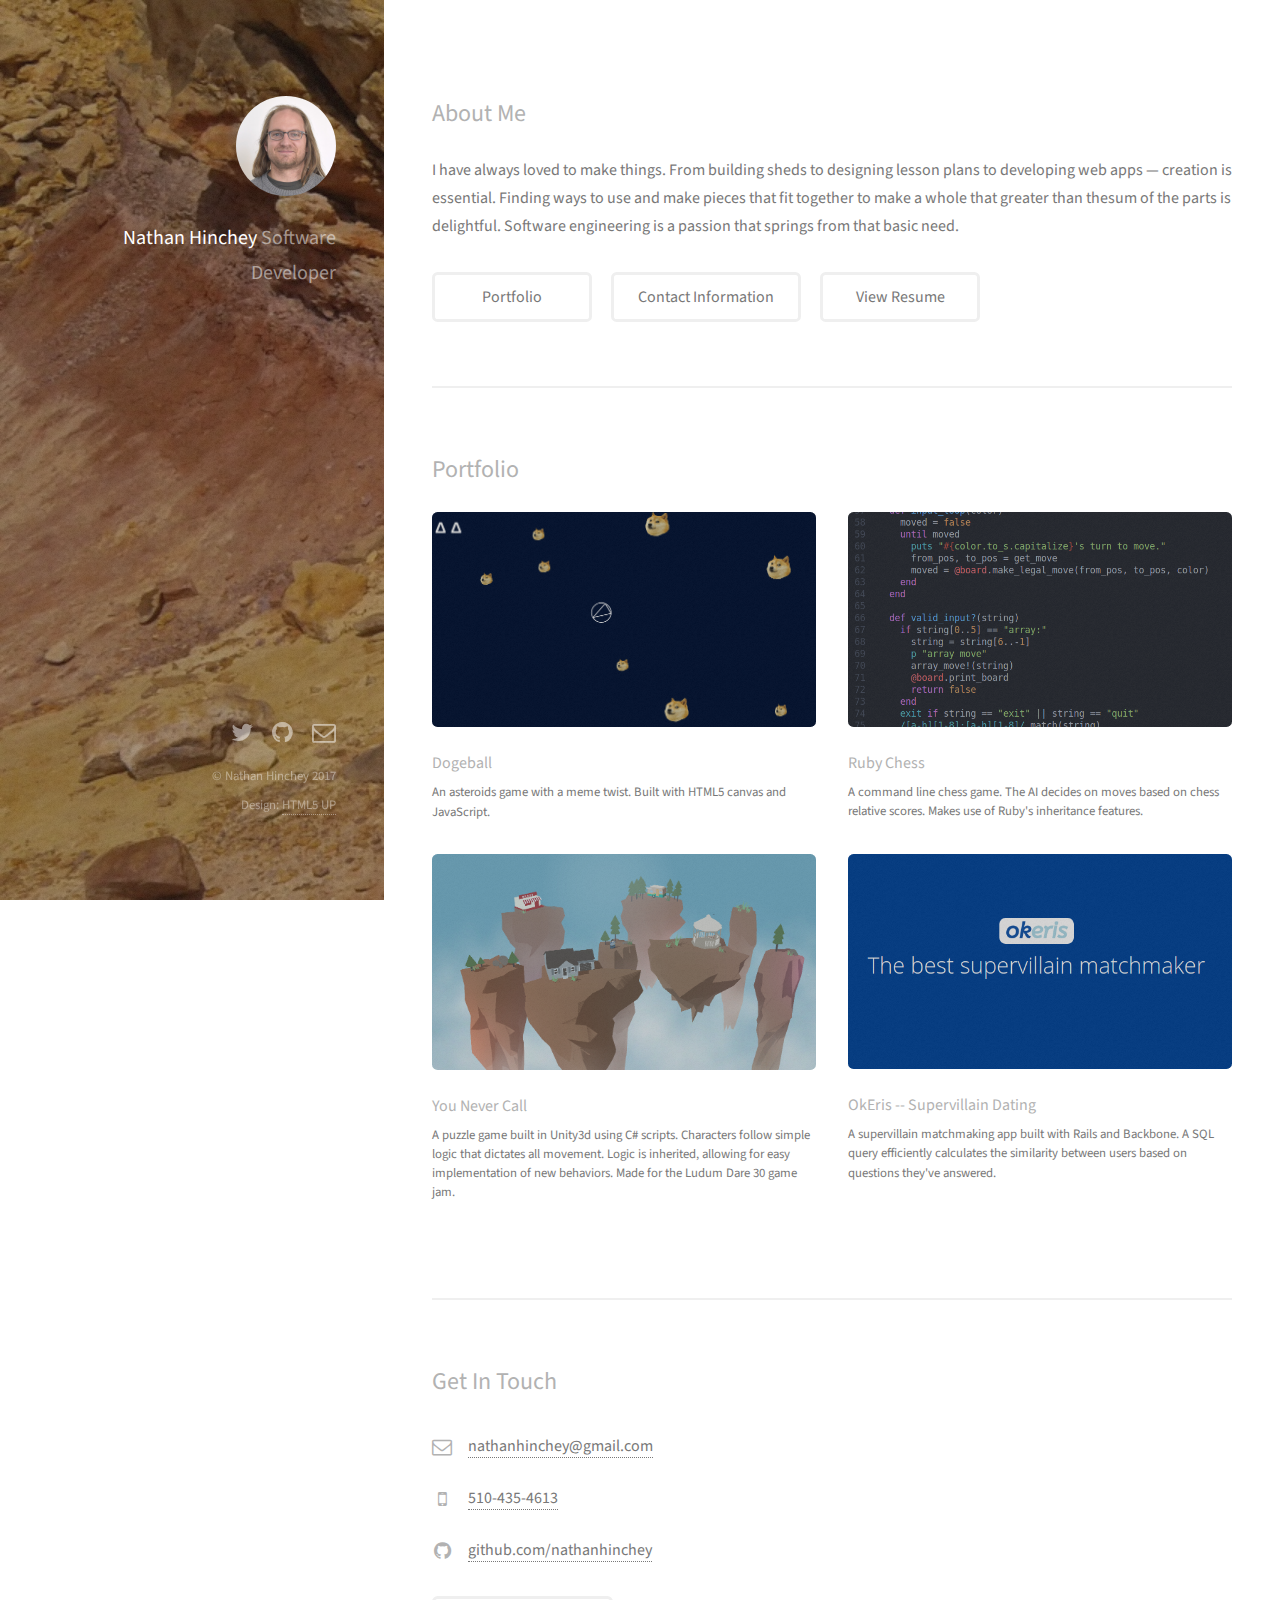
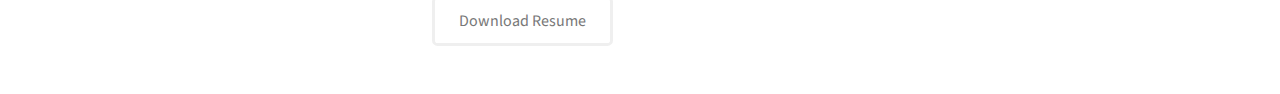
<file: index.html>
<!DOCTYPE HTML>
<!--
  Strata by HTML5 UP
  html5up.net | @n33co
  Free for personal and commercial use under the CCA 3.0 license (html5up.net/license)
-->
<html>
  <head>
    <title>Nathan Hinchey - Web Developer</title>
    <meta charset="utf-8" />
    <meta name="viewport" content="width=device-width, initial-scale=1" />
    <!--[if lte IE 8]><script src="assets/js/ie/html5shiv.js"></script><![endif]-->
    <link rel="stylesheet" href="assets/css/main.css" />
    <!--[if lte IE 8]><link rel="stylesheet" href="assets/css/ie8.css" /><![endif]-->
  </head>
  <body id="top">

    <!-- Header -->
      <header id="header">
        <a href="#" class="image avatar"><img src="images/avatar.jpg" alt="" /></a>
        <h1><strong>Nathan Hinchey</strong> <br />Software Developer</h1>
      </header>

    <!-- Main -->
      <div id="main">

        <!-- One -->
          <section id="about">
            <!--<header class="major">
            <h2>“Write it. Shoot it. Publish it. Crochet it, sauté it, whatever. MAKE.” ― Joss Whedon</h2>
            </header>-->
            <h2>About Me</h2>
            <p>
              I have always loved to make things. From building sheds to designing lesson plans to developing web apps &mdash; creation is essential. Finding ways to use and make pieces that fit together to make a whole that greater than thesum of the parts is delightful. Software engineering is a passion that springs from that basic need.
            </p>
            <ul class="actions">
              <li><a href="#portfolio" class="button">Portfolio</a></li>
              <li><a href="#contact" class="button">Contact Information</a></li>
              <li><a href="Resume.pdf" class="button"> View Resume</a></li>
            </ul>
          </section>

        <!-- Two -->
          <section id="portfolio">
            <h2>Portfolio</h2>
            <div class="row">

              <article class="6u 12u$(xsmall) work-item">
                  <figure class="image fit thumb">
                    <a href="http://www.dogeball.space" class="live" target="_blank"></a>
                    <a href="https://github.com/nathanhinchey/dogeball" class="github" target="_blank"></a>
                    <img src="images/thumbs/dogeball.png" alt="" />
                  </figure>
                <h3>Dogeball</h3>
                <p>An asteroids game with a meme twist. Built with HTML5 canvas and JavaScript.</p>
              </article>

              <article class="6u$ 12u$(xsmall) work-item">
                <figure class="image fit thumb">
                  <a href="https://github.com/nathanhinchey/chess" class="ghonly" target="_blank"></a>
                  <img src="images/thumbs/chess.png" alt="" />
                </figure>
                <h3>Ruby Chess</h3>
                <p>A command line chess game. The AI decides on moves based on chess relative scores. Makes use of Ruby's inheritance features.</p>
              </article>

              <article class="6u 12u$(xsmall) work-item">
                <figure class="image fit thumb">
                  <a href="https://github.com/selassid/younevercall" class="github" target="_blank"></a>
                  <a href="http://ludumdare.com/compo/ludum-dare-30/?action=preview&uid=35406" class="live" target="_blank"></a>
                  <img src="images/thumbs/younevercall.png" alt="" />
                </figure>
                <h3>You Never Call</h3>
                <p>A puzzle game built in Unity3d using C# scripts. Characters follow simple logic that dictates all movement. Logic is inherited, allowing for easy implementation of new behaviors. Made for the Ludum Dare 30 game jam.</p>
              </article>

              <article class="6u 12u$(xsmall) work-item">
                <figure class="image fit thumb">
                  <a href="https://github.com/nathanhinchey/okeris" class="github" target="_blank"></a>
                  <a href="http://www.okeris.com" class="live" target="_blank"></a>
                  <img src="images/thumbs/okeris.png" alt="" />
                </figure>
                <h3>OkEris -- Supervillain Dating</h3>
                <p>A supervillain matchmaking app built with Rails and Backbone. A SQL query efficiently calculates the similarity between users based on questions they've answered.
            </p></p>
              </article>

            </div>
            <!-- <ul class="actions">
              <li><a href="#" class="button">Full Portfolio</a></li>
            </ul> -->
          </section>

        <!-- Three -->
          <section id="contact">
            <h2>Get In Touch</h2>
            <p></p>
            <div class="row">
              <!-- <div class="8u 12u$(small)">
                <form method="post" action="#">
                  <div class="row uniform 50%">
                    <div class="6u 12u$(xsmall)"><input type="text" name="name" id="name" placeholder="Name" /></div>
                    <div class="6u$ 12u$(xsmall)"><input type="email" name="email" id="email" placeholder="Email" /></div>
                    <div class="12u$"><textarea name="message" id="message" placeholder="Message" rows="4"></textarea></div>
                  </div>
                </form>
                <ul class="actions">
                  <li><input type="submit" value="Send Message" /></li>
                </ul>
              </div> -->
              <div class="4u$ 12u$(small)">
                <ul class="labeled-icons">
                  <li>
                    <h3 class="icon fa-envelope-o"><span class="label">Email</span></h3>
                    <a href="mailto:nathanhinchey@gmail.com">nathanhinchey@gmail.com</a>
                  </li>
                  <li>
                    <h3 class="icon fa-mobile"><span class="label">Phone</span></h3>
                    <a href="tel:5104354613">510-435-4613</a>
                  </li>
                  <li>
                    <h3 class="icon fa-github"><span class="label">Github</span></h3><a href="https://github.com/nathanhinchey">github.com/nathanhinchey</a>
                  </li>
                </ul>
                <a href="Resume.pdf" download="Nathan-Hinchey-resume.pdf" class="button">Download Resume</a>
              </div>
            </div>
          </section>

      </div>

    <!-- Footer -->
      <footer id="footer">
        <ul class="icons">
          <li><a href="#" class="icon fa-twitter"><span class="label">Twitter</span></a></li>
          <li><a href="#" class="icon fa-github"><span class="label">Github</span></a></li>
          <li><a href="https://github.com/nathanhinchey" class="icon fa-envelope-o"><span class="label">Email</span></a></li>
        </ul>
        <ul class="copyright">
          <li>&copy; Nathan Hinchey 2017</li><li>Design: <a href="http://html5up.net">HTML5 UP</a></li>
        </ul>
      </footer>

    <!-- Scripts -->
      <script src="assets/js/jquery.min.js"></script>
      <script src="assets/js/jquery.poptrox.min.js"></script>
      <script src="assets/js/skel.min.js"></script>
      <script src="assets/js/util.js"></script>
      <!--[if lte IE 8]><script src="assets/js/ie/respond.min.js"></script><![endif]-->
      <script src="assets/js/main.js"></script>

  </body>
</html>
</file>
<file: assets/css/main.css>
@import url("font-awesome.min.css");
@import url("http://fonts.googleapis.com/css?family=Source+Sans+Pro:400,400italic");

/*
	Strata by HTML5 UP
	html5up.net | @n33co
	Free for personal and commercial use under the CCA 3.0 license (html5up.net/license)
*/

/* Reset */

	html, body, div, span, applet, object, iframe, h1, h2, h3, h4, h5, h6, p, blockquote, pre, a, abbr, acronym, address, big, cite, code, del, dfn, em, img, ins, kbd, q, s, samp, small, strike, strong, sub, sup, tt, var, b, u, i, center, dl, dt, dd, ol, ul, li, fieldset, form, label, legend, table, caption, tbody, tfoot, thead, tr, th, td, article, aside, canvas, details, embed, figure, figcaption, footer, header, hgroup, menu, nav, output, ruby, section, summary, time, mark, audio, video {
		margin: 0;
		padding: 0;
		border: 0;
		font-size: 100%;
		font: inherit;
		vertical-align: baseline;
	}

	article, aside, details, figcaption, figure, footer, header, hgroup, menu, nav, section {
		display: block;
	}

	body {
		line-height: 1;
	}

	ol, ul {
		list-style: none;
	}

	blockquote, q {
		quotes: none;
	}

	blockquote:before, blockquote:after, q:before, q:after {
		content: '';
		content: none;
	}

	table {
		border-collapse: collapse;
		border-spacing: 0;
	}

	body {
		-webkit-text-size-adjust: none;
	}

/* Box Model */

	*, *:before, *:after {
		-moz-box-sizing: border-box;
		-webkit-box-sizing: border-box;
		box-sizing: border-box;
	}

/* Containers */

	.container {
		margin-left: auto;
		margin-right: auto;
	}

	.container.\31 25\25 {
		width: 100%;
		max-width: 1200px;
		min-width: 960px;
	}

	.container.\37 5\25 {
		width: 720px;
	}

	.container.\35 0\25 {
		width: 480px;
	}

	.container.\32 5\25 {
		width: 240px;
	}

	.container {
		width: 960px;
	}

	@media screen and (max-width: 1800px) {

		.container.\31 25\25 {
			width: 100%;
			max-width: 1200px;
			min-width: 960px;
		}

		.container.\37 5\25 {
			width: 720px;
		}

		.container.\35 0\25 {
			width: 480px;
		}

		.container.\32 5\25 {
			width: 240px;
		}

		.container {
			width: 960px;
		}

	}

	@media screen and (max-width: 1280px) {

		.container.\31 25\25 {
			width: 100%;
			max-width: 1200px;
			min-width: 960px;
		}

		.container.\37 5\25 {
			width: 720px;
		}

		.container.\35 0\25 {
			width: 480px;
		}

		.container.\32 5\25 {
			width: 240px;
		}

		.container {
			width: 960px;
		}

	}

	@media screen and (max-width: 980px) {

		.container.\31 25\25 {
			width: 100%;
			max-width: 1200px;
			min-width: 960px;
		}

		.container.\37 5\25 {
			width: 720px;
		}

		.container.\35 0\25 {
			width: 480px;
		}

		.container.\32 5\25 {
			width: 240px;
		}

		.container {
			width: 960px;
		}

	}

	@media screen and (max-width: 736px) {

		.container.\31 25\25 {
			width: 100%;
			max-width: 1200px;
			min-width: 960px;
		}

		.container.\37 5\25 {
			width: 720px;
		}

		.container.\35 0\25 {
			width: 480px;
		}

		.container.\32 5\25 {
			width: 240px;
		}

		.container {
			width: 960px;
		}

	}

	@media screen and (max-width: 480px) {

		.container.\31 25\25 {
			width: 100%;
			max-width: 1200px;
			min-width: 960px;
		}

		.container.\37 5\25 {
			width: 720px;
		}

		.container.\35 0\25 {
			width: 480px;
		}

		.container.\32 5\25 {
			width: 240px;
		}

		.container {
			width: 960px;
		}

	}

/* Grid */

	.row {
		border-bottom: solid 1px transparent;
		-moz-box-sizing: border-box;
		-webkit-box-sizing: border-box;
		box-sizing: border-box;
	}

	.row > * {
		float: left;
		-moz-box-sizing: border-box;
		-webkit-box-sizing: border-box;
		box-sizing: border-box;
	}

	.row:after, .row:before {
		content: '';
		display: block;
		clear: both;
		height: 0;
	}

	.row.uniform > * > :first-child {
		margin-top: 0;
	}

	.row.uniform > * > :last-child {
		margin-bottom: 0;
	}

	.row.\30 \25 > * {
		padding: 0 0 0 0em;
	}

	.row.\30 \25 {
		margin: 0 0 -1px 0em;
	}

	.row.uniform.\30 \25 > * {
		padding: 0em 0 0 0em;
	}

	.row.uniform.\30 \25 {
		margin: 0em 0 -1px 0em;
	}

	.row > * {
		padding: 0 0 0 2.5em;
	}

	.row {
		margin: 0 0 -1px -2.5em;
	}

	.row.uniform > * {
		padding: 2.5em 0 0 2.5em;
	}

	.row.uniform {
		margin: -2.5em 0 -1px -2.5em;
	}

	.row.\32 00\25 > * {
		padding: 0 0 0 5em;
	}

	.row.\32 00\25 {
		margin: 0 0 -1px -5em;
	}

	.row.uniform.\32 00\25 > * {
		padding: 5em 0 0 5em;
	}

	.row.uniform.\32 00\25 {
		margin: -5em 0 -1px -5em;
	}

	.row.\31 50\25 > * {
		padding: 0 0 0 3.75em;
	}

	.row.\31 50\25 {
		margin: 0 0 -1px -3.75em;
	}

	.row.uniform.\31 50\25 > * {
		padding: 3.75em 0 0 3.75em;
	}

	.row.uniform.\31 50\25 {
		margin: -3.75em 0 -1px -3.75em;
	}

	.row.\35 0\25 > * {
		padding: 0 0 0 1.25em;
	}

	.row.\35 0\25 {
		margin: 0 0 -1px -1.25em;
	}

	.row.uniform.\35 0\25 > * {
		padding: 1.25em 0 0 1.25em;
	}

	.row.uniform.\35 0\25 {
		margin: -1.25em 0 -1px -1.25em;
	}

	.row.\32 5\25 > * {
		padding: 0 0 0 0.625em;
	}

	.row.\32 5\25 {
		margin: 0 0 -1px -0.625em;
	}

	.row.uniform.\32 5\25 > * {
		padding: 0.625em 0 0 0.625em;
	}

	.row.uniform.\32 5\25 {
		margin: -0.625em 0 -1px -0.625em;
	}

	.\31 2u, .\31 2u\24 {
		width: 100%;
		clear: none;
		margin-left: 0;
	}

	.\31 1u, .\31 1u\24 {
		width: 91.6666666667%;
		clear: none;
		margin-left: 0;
	}

	.\31 0u, .\31 0u\24 {
		width: 83.3333333333%;
		clear: none;
		margin-left: 0;
	}

	.\39 u, .\39 u\24 {
		width: 75%;
		clear: none;
		margin-left: 0;
	}

	.\38 u, .\38 u\24 {
		width: 66.6666666667%;
		clear: none;
		margin-left: 0;
	}

	.\37 u, .\37 u\24 {
		width: 58.3333333333%;
		clear: none;
		margin-left: 0;
	}

	.\36 u, .\36 u\24 {
		width: 50%;
		clear: none;
		margin-left: 0;
	}

	.\35 u, .\35 u\24 {
		width: 41.6666666667%;
		clear: none;
		margin-left: 0;
	}

	.\34 u, .\34 u\24 {
		width: 33.3333333333%;
		clear: none;
		margin-left: 0;
	}

	.\33 u, .\33 u\24 {
		width: 25%;
		clear: none;
		margin-left: 0;
	}

	.\32 u, .\32 u\24 {
		width: 16.6666666667%;
		clear: none;
		margin-left: 0;
	}

	.\31 u, .\31 u\24 {
		width: 8.3333333333%;
		clear: none;
		margin-left: 0;
	}

	.\31 2u\24 + *,
	.\31 1u\24 + *,
	.\31 0u\24 + *,
	.\39 u\24 + *,
	.\38 u\24 + *,
	.\37 u\24 + *,
	.\36 u\24 + *,
	.\35 u\24 + *,
	.\34 u\24 + *,
	.\33 u\24 + *,
	.\32 u\24 + *,
	.\31 u\24 + * {
		clear: left;
	}

	.\-11u {
		margin-left: 91.66667%;
	}

	.\-10u {
		margin-left: 83.33333%;
	}

	.\-9u {
		margin-left: 75%;
	}

	.\-8u {
		margin-left: 66.66667%;
	}

	.\-7u {
		margin-left: 58.33333%;
	}

	.\-6u {
		margin-left: 50%;
	}

	.\-5u {
		margin-left: 41.66667%;
	}

	.\-4u {
		margin-left: 33.33333%;
	}

	.\-3u {
		margin-left: 25%;
	}

	.\-2u {
		margin-left: 16.66667%;
	}

	.\-1u {
		margin-left: 8.33333%;
	}

	@media screen and (max-width: 1800px) {

		.row > * {
			padding: 0 0 0 2.5em;
		}

		.row {
			margin: 0 0 -1px -2.5em;
		}

		.row.uniform > * {
			padding: 2.5em 0 0 2.5em;
		}

		.row.uniform {
			margin: -2.5em 0 -1px -2.5em;
		}

		.row.\32 00\25 > * {
			padding: 0 0 0 5em;
		}

		.row.\32 00\25 {
			margin: 0 0 -1px -5em;
		}

		.row.uniform.\32 00\25 > * {
			padding: 5em 0 0 5em;
		}

		.row.uniform.\32 00\25 {
			margin: -5em 0 -1px -5em;
		}

		.row.\31 50\25 > * {
			padding: 0 0 0 3.75em;
		}

		.row.\31 50\25 {
			margin: 0 0 -1px -3.75em;
		}

		.row.uniform.\31 50\25 > * {
			padding: 3.75em 0 0 3.75em;
		}

		.row.uniform.\31 50\25 {
			margin: -3.75em 0 -1px -3.75em;
		}

		.row.\35 0\25 > * {
			padding: 0 0 0 1.25em;
		}

		.row.\35 0\25 {
			margin: 0 0 -1px -1.25em;
		}

		.row.uniform.\35 0\25 > * {
			padding: 1.25em 0 0 1.25em;
		}

		.row.uniform.\35 0\25 {
			margin: -1.25em 0 -1px -1.25em;
		}

		.row.\32 5\25 > * {
			padding: 0 0 0 0.625em;
		}

		.row.\32 5\25 {
			margin: 0 0 -1px -0.625em;
		}

		.row.uniform.\32 5\25 > * {
			padding: 0.625em 0 0 0.625em;
		}

		.row.uniform.\32 5\25 {
			margin: -0.625em 0 -1px -0.625em;
		}

		.\31 2u\28xlarge\29, .\31 2u\24\28xlarge\29 {
			width: 100%;
			clear: none;
			margin-left: 0;
		}

		.\31 1u\28xlarge\29, .\31 1u\24\28xlarge\29 {
			width: 91.6666666667%;
			clear: none;
			margin-left: 0;
		}

		.\31 0u\28xlarge\29, .\31 0u\24\28xlarge\29 {
			width: 83.3333333333%;
			clear: none;
			margin-left: 0;
		}

		.\39 u\28xlarge\29, .\39 u\24\28xlarge\29 {
			width: 75%;
			clear: none;
			margin-left: 0;
		}

		.\38 u\28xlarge\29, .\38 u\24\28xlarge\29 {
			width: 66.6666666667%;
			clear: none;
			margin-left: 0;
		}

		.\37 u\28xlarge\29, .\37 u\24\28xlarge\29 {
			width: 58.3333333333%;
			clear: none;
			margin-left: 0;
		}

		.\36 u\28xlarge\29, .\36 u\24\28xlarge\29 {
			width: 50%;
			clear: none;
			margin-left: 0;
		}

		.\35 u\28xlarge\29, .\35 u\24\28xlarge\29 {
			width: 41.6666666667%;
			clear: none;
			margin-left: 0;
		}

		.\34 u\28xlarge\29, .\34 u\24\28xlarge\29 {
			width: 33.3333333333%;
			clear: none;
			margin-left: 0;
		}

		.\33 u\28xlarge\29, .\33 u\24\28xlarge\29 {
			width: 25%;
			clear: none;
			margin-left: 0;
		}

		.\32 u\28xlarge\29, .\32 u\24\28xlarge\29 {
			width: 16.6666666667%;
			clear: none;
			margin-left: 0;
		}

		.\31 u\28xlarge\29, .\31 u\24\28xlarge\29 {
			width: 8.3333333333%;
			clear: none;
			margin-left: 0;
		}

		.\31 2u\24\28xlarge\29 + *,
		.\31 1u\24\28xlarge\29 + *,
		.\31 0u\24\28xlarge\29 + *,
		.\39 u\24\28xlarge\29 + *,
		.\38 u\24\28xlarge\29 + *,
		.\37 u\24\28xlarge\29 + *,
		.\36 u\24\28xlarge\29 + *,
		.\35 u\24\28xlarge\29 + *,
		.\34 u\24\28xlarge\29 + *,
		.\33 u\24\28xlarge\29 + *,
		.\32 u\24\28xlarge\29 + *,
		.\31 u\24\28xlarge\29 + * {
			clear: left;
		}

		.\-11u\28xlarge\29 {
			margin-left: 91.66667%;
		}

		.\-10u\28xlarge\29 {
			margin-left: 83.33333%;
		}

		.\-9u\28xlarge\29 {
			margin-left: 75%;
		}

		.\-8u\28xlarge\29 {
			margin-left: 66.66667%;
		}

		.\-7u\28xlarge\29 {
			margin-left: 58.33333%;
		}

		.\-6u\28xlarge\29 {
			margin-left: 50%;
		}

		.\-5u\28xlarge\29 {
			margin-left: 41.66667%;
		}

		.\-4u\28xlarge\29 {
			margin-left: 33.33333%;
		}

		.\-3u\28xlarge\29 {
			margin-left: 25%;
		}

		.\-2u\28xlarge\29 {
			margin-left: 16.66667%;
		}

		.\-1u\28xlarge\29 {
			margin-left: 8.33333%;
		}

	}

	@media screen and (max-width: 1280px) {

		.row > * {
			padding: 0 0 0 2em;
		}

		.row {
			margin: 0 0 -1px -2em;
		}

		.row.uniform > * {
			padding: 2em 0 0 2em;
		}

		.row.uniform {
			margin: -2em 0 -1px -2em;
		}

		.row.\32 00\25 > * {
			padding: 0 0 0 4em;
		}

		.row.\32 00\25 {
			margin: 0 0 -1px -4em;
		}

		.row.uniform.\32 00\25 > * {
			padding: 4em 0 0 4em;
		}

		.row.uniform.\32 00\25 {
			margin: -4em 0 -1px -4em;
		}

		.row.\31 50\25 > * {
			padding: 0 0 0 3em;
		}

		.row.\31 50\25 {
			margin: 0 0 -1px -3em;
		}

		.row.uniform.\31 50\25 > * {
			padding: 3em 0 0 3em;
		}

		.row.uniform.\31 50\25 {
			margin: -3em 0 -1px -3em;
		}

		.row.\35 0\25 > * {
			padding: 0 0 0 1em;
		}

		.row.\35 0\25 {
			margin: 0 0 -1px -1em;
		}

		.row.uniform.\35 0\25 > * {
			padding: 1em 0 0 1em;
		}

		.row.uniform.\35 0\25 {
			margin: -1em 0 -1px -1em;
		}

		.row.\32 5\25 > * {
			padding: 0 0 0 0.5em;
		}

		.row.\32 5\25 {
			margin: 0 0 -1px -0.5em;
		}

		.row.uniform.\32 5\25 > * {
			padding: 0.5em 0 0 0.5em;
		}

		.row.uniform.\32 5\25 {
			margin: -0.5em 0 -1px -0.5em;
		}

		.\31 2u\28large\29, .\31 2u\24\28large\29 {
			width: 100%;
			clear: none;
			margin-left: 0;
		}

		.\31 1u\28large\29, .\31 1u\24\28large\29 {
			width: 91.6666666667%;
			clear: none;
			margin-left: 0;
		}

		.\31 0u\28large\29, .\31 0u\24\28large\29 {
			width: 83.3333333333%;
			clear: none;
			margin-left: 0;
		}

		.\39 u\28large\29, .\39 u\24\28large\29 {
			width: 75%;
			clear: none;
			margin-left: 0;
		}

		.\38 u\28large\29, .\38 u\24\28large\29 {
			width: 66.6666666667%;
			clear: none;
			margin-left: 0;
		}

		.\37 u\28large\29, .\37 u\24\28large\29 {
			width: 58.3333333333%;
			clear: none;
			margin-left: 0;
		}

		.\36 u\28large\29, .\36 u\24\28large\29 {
			width: 50%;
			clear: none;
			margin-left: 0;
		}

		.\35 u\28large\29, .\35 u\24\28large\29 {
			width: 41.6666666667%;
			clear: none;
			margin-left: 0;
		}

		.\34 u\28large\29, .\34 u\24\28large\29 {
			width: 33.3333333333%;
			clear: none;
			margin-left: 0;
		}

		.\33 u\28large\29, .\33 u\24\28large\29 {
			width: 25%;
			clear: none;
			margin-left: 0;
		}

		.\32 u\28large\29, .\32 u\24\28large\29 {
			width: 16.6666666667%;
			clear: none;
			margin-left: 0;
		}

		.\31 u\28large\29, .\31 u\24\28large\29 {
			width: 8.3333333333%;
			clear: none;
			margin-left: 0;
		}

		.\31 2u\24\28large\29 + *,
		.\31 1u\24\28large\29 + *,
		.\31 0u\24\28large\29 + *,
		.\39 u\24\28large\29 + *,
		.\38 u\24\28large\29 + *,
		.\37 u\24\28large\29 + *,
		.\36 u\24\28large\29 + *,
		.\35 u\24\28large\29 + *,
		.\34 u\24\28large\29 + *,
		.\33 u\24\28large\29 + *,
		.\32 u\24\28large\29 + *,
		.\31 u\24\28large\29 + * {
			clear: left;
		}

		.\-11u\28large\29 {
			margin-left: 91.66667%;
		}

		.\-10u\28large\29 {
			margin-left: 83.33333%;
		}

		.\-9u\28large\29 {
			margin-left: 75%;
		}

		.\-8u\28large\29 {
			margin-left: 66.66667%;
		}

		.\-7u\28large\29 {
			margin-left: 58.33333%;
		}

		.\-6u\28large\29 {
			margin-left: 50%;
		}

		.\-5u\28large\29 {
			margin-left: 41.66667%;
		}

		.\-4u\28large\29 {
			margin-left: 33.33333%;
		}

		.\-3u\28large\29 {
			margin-left: 25%;
		}

		.\-2u\28large\29 {
			margin-left: 16.66667%;
		}

		.\-1u\28large\29 {
			margin-left: 8.33333%;
		}

	}

	@media screen and (max-width: 980px) {

		.row > * {
			padding: 0 0 0 2em;
		}

		.row {
			margin: 0 0 -1px -2em;
		}

		.row.uniform > * {
			padding: 2em 0 0 2em;
		}

		.row.uniform {
			margin: -2em 0 -1px -2em;
		}

		.row.\32 00\25 > * {
			padding: 0 0 0 4em;
		}

		.row.\32 00\25 {
			margin: 0 0 -1px -4em;
		}

		.row.uniform.\32 00\25 > * {
			padding: 4em 0 0 4em;
		}

		.row.uniform.\32 00\25 {
			margin: -4em 0 -1px -4em;
		}

		.row.\31 50\25 > * {
			padding: 0 0 0 3em;
		}

		.row.\31 50\25 {
			margin: 0 0 -1px -3em;
		}

		.row.uniform.\31 50\25 > * {
			padding: 3em 0 0 3em;
		}

		.row.uniform.\31 50\25 {
			margin: -3em 0 -1px -3em;
		}

		.row.\35 0\25 > * {
			padding: 0 0 0 1em;
		}

		.row.\35 0\25 {
			margin: 0 0 -1px -1em;
		}

		.row.uniform.\35 0\25 > * {
			padding: 1em 0 0 1em;
		}

		.row.uniform.\35 0\25 {
			margin: -1em 0 -1px -1em;
		}

		.row.\32 5\25 > * {
			padding: 0 0 0 0.5em;
		}

		.row.\32 5\25 {
			margin: 0 0 -1px -0.5em;
		}

		.row.uniform.\32 5\25 > * {
			padding: 0.5em 0 0 0.5em;
		}

		.row.uniform.\32 5\25 {
			margin: -0.5em 0 -1px -0.5em;
		}

		.\31 2u\28medium\29, .\31 2u\24\28medium\29 {
			width: 100%;
			clear: none;
			margin-left: 0;
		}

		.\31 1u\28medium\29, .\31 1u\24\28medium\29 {
			width: 91.6666666667%;
			clear: none;
			margin-left: 0;
		}

		.\31 0u\28medium\29, .\31 0u\24\28medium\29 {
			width: 83.3333333333%;
			clear: none;
			margin-left: 0;
		}

		.\39 u\28medium\29, .\39 u\24\28medium\29 {
			width: 75%;
			clear: none;
			margin-left: 0;
		}

		.\38 u\28medium\29, .\38 u\24\28medium\29 {
			width: 66.6666666667%;
			clear: none;
			margin-left: 0;
		}

		.\37 u\28medium\29, .\37 u\24\28medium\29 {
			width: 58.3333333333%;
			clear: none;
			margin-left: 0;
		}

		.\36 u\28medium\29, .\36 u\24\28medium\29 {
			width: 50%;
			clear: none;
			margin-left: 0;
		}

		.\35 u\28medium\29, .\35 u\24\28medium\29 {
			width: 41.6666666667%;
			clear: none;
			margin-left: 0;
		}

		.\34 u\28medium\29, .\34 u\24\28medium\29 {
			width: 33.3333333333%;
			clear: none;
			margin-left: 0;
		}

		.\33 u\28medium\29, .\33 u\24\28medium\29 {
			width: 25%;
			clear: none;
			margin-left: 0;
		}

		.\32 u\28medium\29, .\32 u\24\28medium\29 {
			width: 16.6666666667%;
			clear: none;
			margin-left: 0;
		}

		.\31 u\28medium\29, .\31 u\24\28medium\29 {
			width: 8.3333333333%;
			clear: none;
			margin-left: 0;
		}

		.\31 2u\24\28medium\29 + *,
		.\31 1u\24\28medium\29 + *,
		.\31 0u\24\28medium\29 + *,
		.\39 u\24\28medium\29 + *,
		.\38 u\24\28medium\29 + *,
		.\37 u\24\28medium\29 + *,
		.\36 u\24\28medium\29 + *,
		.\35 u\24\28medium\29 + *,
		.\34 u\24\28medium\29 + *,
		.\33 u\24\28medium\29 + *,
		.\32 u\24\28medium\29 + *,
		.\31 u\24\28medium\29 + * {
			clear: left;
		}

		.\-11u\28medium\29 {
			margin-left: 91.66667%;
		}

		.\-10u\28medium\29 {
			margin-left: 83.33333%;
		}

		.\-9u\28medium\29 {
			margin-left: 75%;
		}

		.\-8u\28medium\29 {
			margin-left: 66.66667%;
		}

		.\-7u\28medium\29 {
			margin-left: 58.33333%;
		}

		.\-6u\28medium\29 {
			margin-left: 50%;
		}

		.\-5u\28medium\29 {
			margin-left: 41.66667%;
		}

		.\-4u\28medium\29 {
			margin-left: 33.33333%;
		}

		.\-3u\28medium\29 {
			margin-left: 25%;
		}

		.\-2u\28medium\29 {
			margin-left: 16.66667%;
		}

		.\-1u\28medium\29 {
			margin-left: 8.33333%;
		}

	}

	@media screen and (max-width: 736px) {

		.row > * {
			padding: 0 0 0 1.5em;
		}

		.row {
			margin: 0 0 -1px -1.5em;
		}

		.row.uniform > * {
			padding: 1.5em 0 0 1.5em;
		}

		.row.uniform {
			margin: -1.5em 0 -1px -1.5em;
		}

		.row.\32 00\25 > * {
			padding: 0 0 0 3em;
		}

		.row.\32 00\25 {
			margin: 0 0 -1px -3em;
		}

		.row.uniform.\32 00\25 > * {
			padding: 3em 0 0 3em;
		}

		.row.uniform.\32 00\25 {
			margin: -3em 0 -1px -3em;
		}

		.row.\31 50\25 > * {
			padding: 0 0 0 2.25em;
		}

		.row.\31 50\25 {
			margin: 0 0 -1px -2.25em;
		}

		.row.uniform.\31 50\25 > * {
			padding: 2.25em 0 0 2.25em;
		}

		.row.uniform.\31 50\25 {
			margin: -2.25em 0 -1px -2.25em;
		}

		.row.\35 0\25 > * {
			padding: 0 0 0 0.75em;
		}

		.row.\35 0\25 {
			margin: 0 0 -1px -0.75em;
		}

		.row.uniform.\35 0\25 > * {
			padding: 0.75em 0 0 0.75em;
		}

		.row.uniform.\35 0\25 {
			margin: -0.75em 0 -1px -0.75em;
		}

		.row.\32 5\25 > * {
			padding: 0 0 0 0.375em;
		}

		.row.\32 5\25 {
			margin: 0 0 -1px -0.375em;
		}

		.row.uniform.\32 5\25 > * {
			padding: 0.375em 0 0 0.375em;
		}

		.row.uniform.\32 5\25 {
			margin: -0.375em 0 -1px -0.375em;
		}

		.\31 2u\28small\29, .\31 2u\24\28small\29 {
			width: 100%;
			clear: none;
			margin-left: 0;
		}

		.\31 1u\28small\29, .\31 1u\24\28small\29 {
			width: 91.6666666667%;
			clear: none;
			margin-left: 0;
		}

		.\31 0u\28small\29, .\31 0u\24\28small\29 {
			width: 83.3333333333%;
			clear: none;
			margin-left: 0;
		}

		.\39 u\28small\29, .\39 u\24\28small\29 {
			width: 75%;
			clear: none;
			margin-left: 0;
		}

		.\38 u\28small\29, .\38 u\24\28small\29 {
			width: 66.6666666667%;
			clear: none;
			margin-left: 0;
		}

		.\37 u\28small\29, .\37 u\24\28small\29 {
			width: 58.3333333333%;
			clear: none;
			margin-left: 0;
		}

		.\36 u\28small\29, .\36 u\24\28small\29 {
			width: 50%;
			clear: none;
			margin-left: 0;
		}

		.\35 u\28small\29, .\35 u\24\28small\29 {
			width: 41.6666666667%;
			clear: none;
			margin-left: 0;
		}

		.\34 u\28small\29, .\34 u\24\28small\29 {
			width: 33.3333333333%;
			clear: none;
			margin-left: 0;
		}

		.\33 u\28small\29, .\33 u\24\28small\29 {
			width: 25%;
			clear: none;
			margin-left: 0;
		}

		.\32 u\28small\29, .\32 u\24\28small\29 {
			width: 16.6666666667%;
			clear: none;
			margin-left: 0;
		}

		.\31 u\28small\29, .\31 u\24\28small\29 {
			width: 8.3333333333%;
			clear: none;
			margin-left: 0;
		}

		.\31 2u\24\28small\29 + *,
		.\31 1u\24\28small\29 + *,
		.\31 0u\24\28small\29 + *,
		.\39 u\24\28small\29 + *,
		.\38 u\24\28small\29 + *,
		.\37 u\24\28small\29 + *,
		.\36 u\24\28small\29 + *,
		.\35 u\24\28small\29 + *,
		.\34 u\24\28small\29 + *,
		.\33 u\24\28small\29 + *,
		.\32 u\24\28small\29 + *,
		.\31 u\24\28small\29 + * {
			clear: left;
		}

		.\-11u\28small\29 {
			margin-left: 91.66667%;
		}

		.\-10u\28small\29 {
			margin-left: 83.33333%;
		}

		.\-9u\28small\29 {
			margin-left: 75%;
		}

		.\-8u\28small\29 {
			margin-left: 66.66667%;
		}

		.\-7u\28small\29 {
			margin-left: 58.33333%;
		}

		.\-6u\28small\29 {
			margin-left: 50%;
		}

		.\-5u\28small\29 {
			margin-left: 41.66667%;
		}

		.\-4u\28small\29 {
			margin-left: 33.33333%;
		}

		.\-3u\28small\29 {
			margin-left: 25%;
		}

		.\-2u\28small\29 {
			margin-left: 16.66667%;
		}

		.\-1u\28small\29 {
			margin-left: 8.33333%;
		}

	}

	@media screen and (max-width: 480px) {

		.row > * {
			padding: 0 0 0 1.5em;
		}

		.row {
			margin: 0 0 -1px -1.5em;
		}

		.row.uniform > * {
			padding: 1.5em 0 0 1.5em;
		}

		.row.uniform {
			margin: -1.5em 0 -1px -1.5em;
		}

		.row.\32 00\25 > * {
			padding: 0 0 0 3em;
		}

		.row.\32 00\25 {
			margin: 0 0 -1px -3em;
		}

		.row.uniform.\32 00\25 > * {
			padding: 3em 0 0 3em;
		}

		.row.uniform.\32 00\25 {
			margin: -3em 0 -1px -3em;
		}

		.row.\31 50\25 > * {
			padding: 0 0 0 2.25em;
		}

		.row.\31 50\25 {
			margin: 0 0 -1px -2.25em;
		}

		.row.uniform.\31 50\25 > * {
			padding: 2.25em 0 0 2.25em;
		}

		.row.uniform.\31 50\25 {
			margin: -2.25em 0 -1px -2.25em;
		}

		.row.\35 0\25 > * {
			padding: 0 0 0 0.75em;
		}

		.row.\35 0\25 {
			margin: 0 0 -1px -0.75em;
		}

		.row.uniform.\35 0\25 > * {
			padding: 0.75em 0 0 0.75em;
		}

		.row.uniform.\35 0\25 {
			margin: -0.75em 0 -1px -0.75em;
		}

		.row.\32 5\25 > * {
			padding: 0 0 0 0.375em;
		}

		.row.\32 5\25 {
			margin: 0 0 -1px -0.375em;
		}

		.row.uniform.\32 5\25 > * {
			padding: 0.375em 0 0 0.375em;
		}

		.row.uniform.\32 5\25 {
			margin: -0.375em 0 -1px -0.375em;
		}

		.\31 2u\28xsmall\29, .\31 2u\24\28xsmall\29 {
			width: 100%;
			clear: none;
			margin-left: 0;
		}

		.\31 1u\28xsmall\29, .\31 1u\24\28xsmall\29 {
			width: 91.6666666667%;
			clear: none;
			margin-left: 0;
		}

		.\31 0u\28xsmall\29, .\31 0u\24\28xsmall\29 {
			width: 83.3333333333%;
			clear: none;
			margin-left: 0;
		}

		.\39 u\28xsmall\29, .\39 u\24\28xsmall\29 {
			width: 75%;
			clear: none;
			margin-left: 0;
		}

		.\38 u\28xsmall\29, .\38 u\24\28xsmall\29 {
			width: 66.6666666667%;
			clear: none;
			margin-left: 0;
		}

		.\37 u\28xsmall\29, .\37 u\24\28xsmall\29 {
			width: 58.3333333333%;
			clear: none;
			margin-left: 0;
		}

		.\36 u\28xsmall\29, .\36 u\24\28xsmall\29 {
			width: 50%;
			clear: none;
			margin-left: 0;
		}

		.\35 u\28xsmall\29, .\35 u\24\28xsmall\29 {
			width: 41.6666666667%;
			clear: none;
			margin-left: 0;
		}

		.\34 u\28xsmall\29, .\34 u\24\28xsmall\29 {
			width: 33.3333333333%;
			clear: none;
			margin-left: 0;
		}

		.\33 u\28xsmall\29, .\33 u\24\28xsmall\29 {
			width: 25%;
			clear: none;
			margin-left: 0;
		}

		.\32 u\28xsmall\29, .\32 u\24\28xsmall\29 {
			width: 16.6666666667%;
			clear: none;
			margin-left: 0;
		}

		.\31 u\28xsmall\29, .\31 u\24\28xsmall\29 {
			width: 8.3333333333%;
			clear: none;
			margin-left: 0;
		}

		.\31 2u\24\28xsmall\29 + *,
		.\31 1u\24\28xsmall\29 + *,
		.\31 0u\24\28xsmall\29 + *,
		.\39 u\24\28xsmall\29 + *,
		.\38 u\24\28xsmall\29 + *,
		.\37 u\24\28xsmall\29 + *,
		.\36 u\24\28xsmall\29 + *,
		.\35 u\24\28xsmall\29 + *,
		.\34 u\24\28xsmall\29 + *,
		.\33 u\24\28xsmall\29 + *,
		.\32 u\24\28xsmall\29 + *,
		.\31 u\24\28xsmall\29 + * {
			clear: left;
		}

		.\-11u\28xsmall\29 {
			margin-left: 91.66667%;
		}

		.\-10u\28xsmall\29 {
			margin-left: 83.33333%;
		}

		.\-9u\28xsmall\29 {
			margin-left: 75%;
		}

		.\-8u\28xsmall\29 {
			margin-left: 66.66667%;
		}

		.\-7u\28xsmall\29 {
			margin-left: 58.33333%;
		}

		.\-6u\28xsmall\29 {
			margin-left: 50%;
		}

		.\-5u\28xsmall\29 {
			margin-left: 41.66667%;
		}

		.\-4u\28xsmall\29 {
			margin-left: 33.33333%;
		}

		.\-3u\28xsmall\29 {
			margin-left: 25%;
		}

		.\-2u\28xsmall\29 {
			margin-left: 16.66667%;
		}

		.\-1u\28xsmall\29 {
			margin-left: 8.33333%;
		}

	}

/* Basic */

	body {
		background: #fff;
	}

		body.is-loading *, body.is-loading *:before, body.is-loading *:after {
			-moz-animation: none !important;
			-webkit-animation: none !important;
			-ms-animation: none !important;
			animation: none !important;
			-moz-transition: none !important;
			-webkit-transition: none !important;
			-ms-transition: none !important;
			transition: none !important;
		}

	body, input, select, textarea {
		color: #787878;
		font-family: "Source Sans Pro", Helvetica, sans-serif;
		font-size: 16pt;
		font-weight: 400;
		line-height: 1.75em;
	}

	a {
		-moz-transition: color 0.2s ease-in-out, border-color 0.2s ease-in-out;
		-webkit-transition: color 0.2s ease-in-out, border-color 0.2s ease-in-out;
		-ms-transition: color 0.2s ease-in-out, border-color 0.2s ease-in-out;
		transition: color 0.2s ease-in-out, border-color 0.2s ease-in-out;
		border-bottom: dotted 1px;
		color: #49bf9d;
		text-decoration: none;
	}

		a:hover {
			border-bottom-color: transparent;
			color: #49bf9d !important;
			text-decoration: none;
		}

	strong, b {
		color: #787878;
		font-weight: 400;
	}

	em, i {
		font-style: italic;
	}

	p {
		margin: 0 0 2em 0;
	}

	h1, h2, h3, h4, h5, h6 {
		color: #b2b2b2;
		font-weight: 400;
		line-height: 1em;
		margin: 0 0 1em 0;
	}

		h1 a, h2 a, h3 a, h4 a, h5 a, h6 a {
			color: inherit;
			text-decoration: none;
		}

	h1 {
		font-size: 2em;
		line-height: 1.5em;
	}

	h2 {
		font-size: 1.5em;
		line-height: 1.5em;
	}

	h3 {
		font-size: 1.25em;
		line-height: 1.5em;
	}

	h4 {
		font-size: 1.1em;
		line-height: 1.5em;
	}

	h5 {
		font-size: 0.9em;
		line-height: 1.5em;
	}

	h6 {
		font-size: 0.7em;
		line-height: 1.5em;
	}

	sub {
		font-size: 0.8em;
		position: relative;
		top: 0.5em;
	}

	sup {
		font-size: 0.8em;
		position: relative;
		top: -0.5em;
	}

	hr {
		border: 0;
		border-bottom: solid 2px #efefef;
		margin: 2em 0;
	}

		hr.major {
			margin: 3em 0;
		}

	blockquote {
		border-left: solid 6px #efefef;
		font-style: italic;
		margin: 0 0 2em 0;
		padding: 0.5em 0 0.5em 1.5em;
	}

	code {
		background: #f7f7f7;
		border-radius: 0.35em;
		border: solid 2px #efefef;
		font-family: "Courier New", monospace;
		font-size: 0.9em;
		margin: 0 0.25em;
		padding: 0.25em 0.65em;
	}

	pre {
		-webkit-overflow-scrolling: touch;
		font-family: "Courier New", monospace;
		font-size: 0.9em;
		margin: 0 0 2em 0;
	}

		pre code {
			display: block;
			line-height: 1.75em;
			padding: 1em 1.5em;
			overflow-x: auto;
		}

	.align-left {
		text-align: left;
	}

	.align-center {
		text-align: center;
	}

	.align-right {
		text-align: right;
	}

/* Section/Article */

	section.special, article.special {
		text-align: center;
	}

	header p {
		color: #b2b2b2;
		position: relative;
		margin: 0 0 1.5em 0;
	}

	header h2 + p {
		font-size: 1.25em;
		margin-top: -1em;
		line-height: 1.5em;
	}

	header h3 + p {
		font-size: 1.1em;
		margin-top: -0.8em;
		line-height: 1.5em;
	}

	header h4 + p,
	header h5 + p,
	header h6 + p {
		font-size: 0.9em;
		margin-top: -0.6em;
		line-height: 1.5em;
	}

	header.major h2 {
		font-size: 2em;
	}

/* Form */

	form {
		margin: 0 0 2em 0;
	}

	label {
		color: #787878;
		display: block;
		font-size: 0.9em;
		font-weight: 400;
		margin: 0 0 1em 0;
	}

	input[type="text"],
	input[type="password"],
	input[type="email"],
	select,
	textarea {
		-moz-appearance: none;
		-webkit-appearance: none;
		-ms-appearance: none;
		appearance: none;
		background: #f7f7f7;
		border-radius: 0.35em;
		border: solid 2px transparent;
		color: inherit;
		display: block;
		outline: 0;
		padding: 0 0.75em;
		text-decoration: none;
		width: 100%;
	}

		input[type="text"]:invalid,
		input[type="password"]:invalid,
		input[type="email"]:invalid,
		select:invalid,
		textarea:invalid {
			box-shadow: none;
		}

		input[type="text"]:focus,
		input[type="password"]:focus,
		input[type="email"]:focus,
		select:focus,
		textarea:focus {
			border-color: #49bf9d;
		}

	.select-wrapper {
		text-decoration: none;
		display: block;
		position: relative;
	}

		.select-wrapper:before {
			-moz-osx-font-smoothing: grayscale;
			-webkit-font-smoothing: antialiased;
			font-family: FontAwesome;
			font-style: normal;
			font-weight: normal;
			text-transform: none !important;
		}

		.select-wrapper:before {
			color: #dfdfdf;
			content: '\f078';
			display: block;
			height: 2.75em;
			line-height: 2.75em;
			pointer-events: none;
			position: absolute;
			right: 0;
			text-align: center;
			top: 0;
			width: 2.75em;
		}

		.select-wrapper select::-ms-expand {
			display: none;
		}

	input[type="text"],
	input[type="password"],
	input[type="email"],
	select {
		height: 2.75em;
	}

	textarea {
		padding: 0.75em;
	}

	input[type="checkbox"],
	input[type="radio"] {
		-moz-appearance: none;
		-webkit-appearance: none;
		-ms-appearance: none;
		appearance: none;
		display: block;
		float: left;
		margin-right: -2em;
		opacity: 0;
		width: 1em;
		z-index: -1;
	}

		input[type="checkbox"] + label,
		input[type="radio"] + label {
			text-decoration: none;
			color: #a2a2a2;
			cursor: pointer;
			display: inline-block;
			font-size: 1em;
			font-weight: 400;
			padding-left: 2.4em;
			padding-right: 0.75em;
			position: relative;
		}

			input[type="checkbox"] + label:before,
			input[type="radio"] + label:before {
				-moz-osx-font-smoothing: grayscale;
				-webkit-font-smoothing: antialiased;
				font-family: FontAwesome;
				font-style: normal;
				font-weight: normal;
				text-transform: none !important;
			}

			input[type="checkbox"] + label:before,
			input[type="radio"] + label:before {
				background: #f7f7f7;
				border-radius: 0.35em;
				border: solid 2px transparent;
				content: '';
				display: inline-block;
				height: 1.65em;
				left: 0;
				line-height: 1.58125em;
				position: absolute;
				text-align: center;
				top: 0;
				width: 1.65em;
			}

		input[type="checkbox"]:checked + label:before,
		input[type="radio"]:checked + label:before {
			background: #787878;
			border-color: #787878;
			color: #fff;
			content: '\f00c';
		}

		input[type="checkbox"]:focus + label:before,
		input[type="radio"]:focus + label:before {
			border-color: #49bf9d;
		}

	input[type="checkbox"] + label:before {
		border-radius: 0.35em;
	}

	input[type="radio"] + label:before {
		border-radius: 100%;
	}

	::-webkit-input-placeholder {
		color: #b2b2b2 !important;
		opacity: 1.0;
	}

	:-moz-placeholder {
		color: #b2b2b2 !important;
		opacity: 1.0;
	}

	::-moz-placeholder {
		color: #b2b2b2 !important;
		opacity: 1.0;
	}

	:-ms-input-placeholder {
		color: #b2b2b2 !important;
		opacity: 1.0;
	}

	.formerize-placeholder {
		color: #b2b2b2 !important;
		opacity: 1.0;
	}

/* Box */

	.box {
		border-radius: 0.35em;
		border: solid 2px #efefef;
		margin-bottom: 2em;
		padding: 1.5em;
	}

		.box > :last-child,
		.box > :last-child > :last-child,
		.box > :last-child > :last-child > :last-child {
			margin-bottom: 0;
		}

		.box.alt {
			border: 0;
			border-radius: 0;
			padding: 0;
		}

/* Icon */

	.icon {
		text-decoration: none;
		border-bottom: none;
		position: relative;
	}

		.icon:before {
			-moz-osx-font-smoothing: grayscale;
			-webkit-font-smoothing: antialiased;
			font-family: FontAwesome;
			font-style: normal;
			font-weight: normal;
			text-transform: none !important;
		}

		.icon > .label {
			display: none;
		}

/* Image */

	.image {
		border-radius: 0.35em;
		border: 0;
		display: inline-block;
		position: relative;
	}

		.image:before {
			-moz-transition: opacity 0.2s ease-in-out;
			-webkit-transition: opacity 0.2s ease-in-out;
			-ms-transition: opacity 0.2s ease-in-out;
			transition: opacity 0.2s ease-in-out;
			background: url("images/overlay.png");
			border-radius: 0.35em;
			content: '';
			display: block;
			height: 100%;
			left: 0;
			opacity: 0.5;
			position: absolute;
			top: 0;
			width: 100%;
		}

		.image.thumb,
		.image.thumb > .github,
		.image.thumb > .live,
		.image.thumb > .ghonly {
			text-align: center;
		}

			.image.thumb:after,
			.image.thumb > .github:after,
			.image.thumb > .live:after,
			.image.thumb > .ghonly:after {
				-moz-transition: opacity 0.2s ease-in-out;
				-webkit-transition: opacity 0.2s ease-in-out;
				-ms-transition: opacity 0.2s ease-in-out;
				transition: opacity 0.2s ease-in-out;
				border-radius: 0.35em;
				border: solid 3px rgba(255, 255, 255, 0.5);
				color: #fff;
				display: inline-block;
				font-size: 1.2em;
				font-weight: 400;
				line-height: 2.25em;
				margin: -1.25em 0 0 -3em;
				opacity: 0;
				padding: 0 1.5em;
				position: absolute;
				text-align: center;
				text-decoration: none;
				white-space: nowrap;
			}

			.image.thumb > .github:after,
			.image.thumb > .ghonly:after {
				content: "GitHub"
			}

			.image.thumb > .live:after {
				content: 'Live';
				left: 30%;
				top: 50%;
			}

			.image.thumb > .github:after {
				left: 70%;
				top: 50%;
			}

			.image.thumb > .ghonly:after {
				left: 50%;
				top: 50%;
			}

			.github:hover:after,
			.live:hover:after,
			.ghonly:hover:after {
				background-color: rgba(255, 255, 255, 0.5);
			}

			.image.thumb:hover:after,
			.image.thumb:hover > .github:after,
			.image.thumb:hover > .live:after,
			.image.thumb:hover > .ghonly:after {
				opacity: 1.0;
			}

			.image.thumb:hover:before,
			.image.thumb:hover > .github:before,
			.image.thumb:hover > .live:before,
			.image.thumb:hover > .ghonly:before {
				background: url("images/overlay.png"), url("images/overlay.png");
				opacity: 1.0;
			}

		.image img {
			border-radius: 0.35em;
			display: block;
		}

		.image.left {
			float: left;
			margin: 0 1.5em 1em 0;
			top: 0.25em;
		}

		.image.right {
			float: right;
			margin: 0 0 1em 1.5em;
			top: 0.25em;
		}

		.image.left, .image.right {
			max-width: 40%;
		}

			.image.left img, .image.right img {
				width: 100%;
			}

		.image.fit {
			display: block;
			margin: 0 0 2em 0;
			width: 100%;
		}

			.image.fit img {
				width: 100%;
			}

		.image.avatar {
			border-radius: 100%;
		}

			.image.avatar:before {
				display: none;
			}

			.image.avatar img {
				border-radius: 100%;
				width: 100%;
			}

/* List */

	ol {
		list-style: decimal;
		margin: 0 0 2em 0;
		padding-left: 1.25em;
	}

		ol li {
			padding-left: 0.25em;
		}

	ul {
		list-style: disc;
		margin: 0 0 2em 0;
		padding-left: 1em;
	}

		ul li {
			padding-left: 0.5em;
		}

		ul.alt {
			list-style: none;
			padding-left: 0;
		}

			ul.alt li {
				border-top: solid 2px #efefef;
				padding: 0.5em 0;
			}

				ul.alt li:first-child {
					border-top: 0;
					padding-top: 0;
				}

		ul.icons {
			cursor: default;
			list-style: none;
			padding-left: 0;
		}

			ul.icons li {
				display: inline-block;
				padding: 0 1em 0 0;
			}

				ul.icons li:last-child {
					padding-right: 0;
				}

				ul.icons li .icon:before {
					font-size: 1.5em;
				}

		ul.actions {
			cursor: default;
			list-style: none;
			padding-left: 0;
		}

			ul.actions li {
				display: inline-block;
				padding: 0 1em 0 0;
				vertical-align: middle;
			}

				ul.actions li:last-child {
					padding-right: 0;
				}

			ul.actions.small li {
				padding: 0 0.5em 0 0;
			}

			ul.actions.vertical li {
				display: block;
				padding: 1em 0 0 0;
			}

				ul.actions.vertical li:first-child {
					padding-top: 0;
				}

				ul.actions.vertical li > * {
					margin-bottom: 0;
				}

			ul.actions.vertical.small li {
				padding: 0.5em 0 0 0;
			}

				ul.actions.vertical.small li:first-child {
					padding-top: 0;
				}

			ul.actions.fit {
				display: table;
				margin-left: -1em;
				padding: 0;
				table-layout: fixed;
				width: calc(100% + 1em);
			}

				ul.actions.fit li {
					display: table-cell;
					padding: 0 0 0 1em;
				}

					ul.actions.fit li > * {
						margin-bottom: 0;
					}

				ul.actions.fit.small {
					margin-left: -0.5em;
					width: calc(100% + 0.5em);
				}

					ul.actions.fit.small li {
						padding: 0 0 0 0.5em;
					}

		ul.labeled-icons {
			list-style: none;
			padding: 0;
		}

			ul.labeled-icons li {
				line-height: 1.75em;
				margin: 1.5em 0 0 0;
				padding-left: 2.25em;
				position: relative;
			}

				ul.labeled-icons li:first-child {
					margin-top: 0;
				}

				ul.labeled-icons li a {
					color: inherit;
				}

				ul.labeled-icons li h3 {
					color: #b2b2b2;
					left: 0;
					position: absolute;
					text-align: center;
					top: 0;
					width: 1em;
				}

	dl {
		margin: 0 0 2em 0;
	}

/* Table */

	.table-wrapper {
		-webkit-overflow-scrolling: touch;
		overflow-x: auto;
	}

	table {
		margin: 0 0 2em 0;
		width: 100%;
	}

		table tbody tr {
			border: solid 1px #efefef;
			border-left: 0;
			border-right: 0;
		}

			table tbody tr:nth-child(2n + 1) {
				background-color: #f7f7f7;
			}

		table td {
			padding: 0.75em 0.75em;
		}

		table th {
			color: #787878;
			font-size: 0.9em;
			font-weight: 400;
			padding: 0 0.75em 0.75em 0.75em;
			text-align: left;
		}

		table thead {
			border-bottom: solid 2px #efefef;
		}

		table tfoot {
			border-top: solid 2px #efefef;
		}

		table.alt {
			border-collapse: separate;
		}

			table.alt tbody tr td {
				border: solid 2px #efefef;
				border-left-width: 0;
				border-top-width: 0;
			}

				table.alt tbody tr td:first-child {
					border-left-width: 2px;
				}

			table.alt tbody tr:first-child td {
				border-top-width: 2px;
			}

			table.alt thead {
				border-bottom: 0;
			}

			table.alt tfoot {
				border-top: 0;
			}

/* Button */

	input[type="submit"],
	input[type="reset"],
	input[type="button"],
	.button {
		-moz-appearance: none;
		-webkit-appearance: none;
		-ms-appearance: none;
		appearance: none;
		-moz-transition: background-color 0.2s ease-in-out, color 0.2s ease-in-out, border-color 0.2s ease-in-out;
		-webkit-transition: background-color 0.2s ease-in-out, color 0.2s ease-in-out, border-color 0.2s ease-in-out;
		-ms-transition: background-color 0.2s ease-in-out, color 0.2s ease-in-out, border-color 0.2s ease-in-out;
		transition: background-color 0.2s ease-in-out, color 0.2s ease-in-out, border-color 0.2s ease-in-out;
		background-color: transparent;
		border-radius: 0.35em;
		border: solid 3px #efefef;
		color: #787878 !important;
		cursor: pointer;
		display: inline-block;
		font-weight: 400;
		height: 3.15em;
		height: calc(2.75em + 6px);
		line-height: 2.75em;
		min-width: 10em;
		padding: 0 1.5em;
		text-align: center;
		text-decoration: none;
		white-space: nowrap;
	}

		input[type="submit"]:hover,
		input[type="reset"]:hover,
		input[type="button"]:hover,
		.button:hover {
			border-color: #49bf9d;
			color: #49bf9d !important;
		}

		input[type="submit"]:active,
		input[type="reset"]:active,
		input[type="button"]:active,
		.button:active {
			background-color: rgba(73, 191, 157, 0.1);
			border-color: #49bf9d;
			color: #49bf9d !important;
		}

		input[type="submit"].icon,
		input[type="reset"].icon,
		input[type="button"].icon,
		.button.icon {
			padding-left: 1.35em;
		}

			input[type="submit"].icon:before,
			input[type="reset"].icon:before,
			input[type="button"].icon:before,
			.button.icon:before {
				margin-right: 0.5em;
			}

		input[type="submit"].fit,
		input[type="reset"].fit,
		input[type="button"].fit,
		.button.fit {
			display: block;
			margin: 0 0 1em 0;
			min-width: 0;
			width: 100%;
		}

		input[type="submit"].small,
		input[type="reset"].small,
		input[type="button"].small,
		.button.small {
			font-size: 0.8em;
		}

		input[type="submit"].big,
		input[type="reset"].big,
		input[type="button"].big,
		.button.big {
			font-size: 1.35em;
		}

		input[type="submit"].special,
		input[type="reset"].special,
		input[type="button"].special,
		.button.special {
			background-color: #49bf9d;
			border-color: #49bf9d;
			color: #ffffff !important;
		}

			input[type="submit"].special:hover,
			input[type="reset"].special:hover,
			input[type="button"].special:hover,
			.button.special:hover {
				background-color: #5cc6a7;
				border-color: #5cc6a7;
			}

			input[type="submit"].special:active,
			input[type="reset"].special:active,
			input[type="button"].special:active,
			.button.special:active {
				background-color: #3eb08f;
				border-color: #3eb08f;
			}

		input[type="submit"].disabled, input[type="submit"]:disabled,
		input[type="reset"].disabled,
		input[type="reset"]:disabled,
		input[type="button"].disabled,
		input[type="button"]:disabled,
		.button.disabled,
		.button:disabled {
			background-color: #e7e7e7 !important;
			border-color: #e7e7e7 !important;
			color: #b2b2b2 !important;
			cursor: default;
		}

/* Work Item */

	.work-item {
		margin: 0 0 2em 0;
	}

		.work-item .image {
			margin: 0 0 1.5em 0;
		}

		.work-item h3 {
			font-size: 1em;
			margin: 0 0 0.5em 0;
		}

		.work-item p {
			font-size: 0.8em;
			line-height: 1.5em;
			margin: 0;
		}

/* Header */

	#header {
		background-color: #1f1815;
		background-attachment: scroll,								fixed;
		background-image: url("images/overlay.png"), url("../../images/bg.jpg");
		background-position: top left,							top left;
		background-repeat: repeat,								no-repeat;
		background-size: auto,								auto 120%;
		color: rgba(255, 255, 255, 0.5);
		height: 100%;
		left: 0;
		padding: 8em 4em 0 0;
		position: fixed;
		text-align: right;
		top: 0;
		width: 35%;
	}

		#header strong, #header b {
			color: #ffffff;
		}

		#header h2, #header h3, #header h4, #header h5, #header h6 {
			color: #ffffff;
		}

		#header h1 {
			color: rgba(255, 255, 255, 0.5);
			font-size: 1.35em;
			line-height: 1.75em;
			margin: 0;
		}

		#header .image.avatar {
			margin: 0 0 1em 0;
			width: 6.25em;
		}

/* Footer */

	#footer {
		bottom: 0;
		left: 0;
		padding: 0 4em 6em 0;
		position: fixed;
		text-align: right;
		width: 35%;
	}

		#footer .icons {
			margin: 1em 0 0 0;
		}

			#footer .icons a {
				color: rgba(255, 255, 255, 0.5);
			}

		#footer .copyright {
			color: rgba(255, 255, 255, 0.4);
			font-size: 0.8em;
			list-style: none;
			margin: 1em 0 0 0;
			padding: 0;
		}

			#footer .copyright li {
				border-left: solid 1px rgba(255, 255, 255, 0.25);
				display: inline-block;
				line-height: 1em;
				margin-left: 0.75em;
				padding-left: 0.75em;
			}

				#footer .copyright li:first-child {
					border-left: 0;
					margin-left: 0;
					padding-left: 0;
				}

				#footer .copyright li a {
					color: inherit;
				}

/* Main */

	#main {
		margin-left: 35%;
		max-width: 54em;
		padding: 4em 4em 4em 4em;
		width: calc(100% - 35%);
	}

		#main > section {
			border-top: solid 2px #efefef;
			margin: 4em 0 0 0;
			padding: 4em 0 0 0;
		}

			#main > section:first-child {
				border-top: 0;
				margin-top: 0;
				padding-top: 0;
			}

/* Poptrox */

	@-moz-keyframes spin {
		0% {
			-moz-transform: rotate(0deg);
			-webkit-transform: rotate(0deg);
			-ms-transform: rotate(0deg);
			transform: rotate(0deg);
		}

		100% {
			-moz-transform: rotate(360deg);
			-webkit-transform: rotate(360deg);
			-ms-transform: rotate(360deg);
			transform: rotate(360deg);
		}
	}

	@-webkit-keyframes spin {
		0% {
			-moz-transform: rotate(0deg);
			-webkit-transform: rotate(0deg);
			-ms-transform: rotate(0deg);
			transform: rotate(0deg);
		}

		100% {
			-moz-transform: rotate(360deg);
			-webkit-transform: rotate(360deg);
			-ms-transform: rotate(360deg);
			transform: rotate(360deg);
		}
	}

	@-ms-keyframes spin {
		0% {
			-moz-transform: rotate(0deg);
			-webkit-transform: rotate(0deg);
			-ms-transform: rotate(0deg);
			transform: rotate(0deg);
		}

		100% {
			-moz-transform: rotate(360deg);
			-webkit-transform: rotate(360deg);
			-ms-transform: rotate(360deg);
			transform: rotate(360deg);
		}
	}

	@keyframes spin {
		0% {
			-moz-transform: rotate(0deg);
			-webkit-transform: rotate(0deg);
			-ms-transform: rotate(0deg);
			transform: rotate(0deg);
		}

		100% {
			-moz-transform: rotate(360deg);
			-webkit-transform: rotate(360deg);
			-ms-transform: rotate(360deg);
			transform: rotate(360deg);
		}
	}

	.poptrox-popup {
		-moz-box-sizing: content-box;
		-webkit-box-sizing: content-box;
		-ms-box-sizing: content-box;
		box-sizing: content-box;
		-webkit-tap-highlight-color: rgba(255, 255, 255, 0);
		background: #fff;
		border-radius: 0.35em;
		box-shadow: 0 0.1em 0.15em 0 rgba(0, 0, 0, 0.15);
		overflow: hidden;
		padding-bottom: 3em;
	}

		.poptrox-popup .loader {
			text-decoration: none;
			-moz-animation: spin 1s linear infinite;
			-webkit-animation: spin 1s linear infinite;
			-ms-animation: spin 1s linear infinite;
			animation: spin 1s linear infinite;
			font-size: 1.5em;
			height: 1em;
			left: 50%;
			line-height: 1em;
			margin: -0.5em 0 0 -0.5em;
			position: absolute;
			top: 50%;
			width: 1em;
		}

			.poptrox-popup .loader:before {
				-moz-osx-font-smoothing: grayscale;
				-webkit-font-smoothing: antialiased;
				font-family: FontAwesome;
				font-style: normal;
				font-weight: normal;
				text-transform: none !important;
			}

			.poptrox-popup .loader:before {
				content: '\f1ce';
			}

		.poptrox-popup .caption {
			background: #fff;
			bottom: 0;
			cursor: default;
			font-size: 0.9em;
			height: 3em;
			left: 0;
			line-height: 2.8em;
			position: absolute;
			text-align: center;
			width: 100%;
			z-index: 1;
		}

		.poptrox-popup .nav-next,
		.poptrox-popup .nav-previous {
			text-decoration: none;
			-moz-transition: opacity 0.2s ease-in-out;
			-webkit-transition: opacity 0.2s ease-in-out;
			-ms-transition: opacity 0.2s ease-in-out;
			transition: opacity 0.2s ease-in-out;
			-webkit-tap-highlight-color: rgba(255, 255, 255, 0);
			background: rgba(0, 0, 0, 0.01);
			cursor: pointer;
			height: 100%;
			opacity: 0;
			position: absolute;
			top: 0;
			width: 50%;
		}

			.poptrox-popup .nav-next:before,
			.poptrox-popup .nav-previous:before {
				-moz-osx-font-smoothing: grayscale;
				-webkit-font-smoothing: antialiased;
				font-family: FontAwesome;
				font-style: normal;
				font-weight: normal;
				text-transform: none !important;
			}

			.poptrox-popup .nav-next:before,
			.poptrox-popup .nav-previous:before {
				color: #fff;
				font-size: 2.5em;
				height: 1em;
				line-height: 1em;
				margin-top: -0.75em;
				position: absolute;
				text-align: center;
				top: 50%;
				width: 1.5em;
			}

		.poptrox-popup .nav-next {
			right: 0;
		}

			.poptrox-popup .nav-next:before {
				content: '\f105';
				right: 0;
			}

		.poptrox-popup .nav-previous {
			left: 0;
		}

			.poptrox-popup .nav-previous:before {
				content: '\f104';
				left: 0;
			}

		.poptrox-popup .closer {
			text-decoration: none;
			-moz-transition: opacity 0.2s ease-in-out;
			-webkit-transition: opacity 0.2s ease-in-out;
			-ms-transition: opacity 0.2s ease-in-out;
			transition: opacity 0.2s ease-in-out;
			-webkit-tap-highlight-color: rgba(255, 255, 255, 0);
			color: #fff;
			height: 4em;
			line-height: 4em;
			opacity: 0;
			position: absolute;
			right: 0;
			text-align: center;
			top: 0;
			width: 4em;
			z-index: 2;
		}

			.poptrox-popup .closer:before {
				-moz-osx-font-smoothing: grayscale;
				-webkit-font-smoothing: antialiased;
				font-family: FontAwesome;
				font-style: normal;
				font-weight: normal;
				text-transform: none !important;
			}

			.poptrox-popup .closer:before {
				-moz-box-sizing: content-box;
				-webkit-box-sizing: content-box;
				-ms-box-sizing: content-box;
				box-sizing: content-box;
				border-radius: 100%;
				border: solid 3px rgba(255, 255, 255, 0.5);
				content: '\f00d';
				display: block;
				font-size: 1em;
				height: 1.75em;
				left: 50%;
				line-height: 1.75em;
				margin: -0.875em 0 0 -0.875em;
				position: absolute;
				top: 50%;
				width: 1.75em;
			}

		.poptrox-popup:hover .nav-next,
		.poptrox-popup:hover .nav-previous {
			opacity: 0.5;
		}

			.poptrox-popup:hover .nav-next:hover,
			.poptrox-popup:hover .nav-previous:hover {
				opacity: 1.0;
			}

		.poptrox-popup:hover .closer {
			opacity: 0.5;
		}

			.poptrox-popup:hover .closer:hover {
				opacity: 1.0;
			}

/* Touch */

	body.is-touch .image.thumb:before {
		opacity: 0.5 !important;
	}

	body.is-touch .image.thumb:after {
		display: none !important;
	}

	body.is-touch #header {
		background-attachment: scroll;
		background-size: auto, cover;
	}

	body.is-touch .poptrox-popup .nav-next,
	body.is-touch .poptrox-popup .nav-previous,
	body.is-touch .poptrox-popup .closer {
		opacity: 1.0 !important;
	}

/* XLarge */

	@media screen and (max-width: 1800px) {

		/* Basic */

			body, input, select, textarea {
				font-size: 12pt;
			}

	}

/* Large */

	@media screen and (max-width: 1280px) {

		/* Header */

			#header {
				padding: 6em 3em 3em 3em;
				width: 30%;
			}

				#header h1 {
					font-size: 1.25em;
				}

					#header h1 br {
						display: none;
					}

		/* Footer */

			#footer {
				padding: 0 3em 5em 3em;
				width: 30%;
			}

				#footer .copyright li {
					border-left-width: 0;
					display: block;
					line-height: 2.25em;
					margin-left: 0;
					padding-left: 0;
				}

		/* Main */

			#main {
				margin-left: 30%;
				max-width: none;
				padding: 6em 3em 3em 3em;
				width: calc(100% - 30%);
			}

	}

/* Medium */

	@media screen and (max-width: 980px) {

		/* Basic */

			h1 br, h2 br, h3 br, h4 br, h5 br, h6 br {
				display: none;
			}

		/* List */

			ul.icons li .icon {
				font-size: 2.75em;
			}

		/* Header */

			#header {
				background-attachment: scroll;
				background-position: top left, center center;
				background-size: 200%,		cover;
				left: auto;
				padding: 6em 4em;
				position: relative;
				text-align: center;
				top: auto;
				width: 100%;
			}

				#header h1 {
					font-size: 1.75em;
				}

					#header h1 br {
						display: inline;
					}

		/* Footer */

			#footer {
				background-attachment: scroll;
				background-color: #1f1815;
				background-image: url("images/overlay.png"), url("../../images/bg.jpg");
				background-position: top left,						bottom center;
				background-repeat: repeat,							no-repeat;
				background-size: auto,							cover;
				bottom: auto;
				left: auto;
				padding: 4em 4em 6em 4em;
				position: relative;
				text-align: center;
				width: 100%;
			}

				#footer .icons {
					margin: 0 0 1em 0;
				}

				#footer .copyright {
					margin: 0 0 1em 0;
				}

					#footer .copyright li {
						border-left-width: 1px;
						display: inline-block;
						line-height: 1em;
						margin-left: 0.75em;
						padding-left: 0.75em;
					}

		/* Main */

			#main {
				margin: 0;
				padding: 6em 4em;
				width: 100%;
			}

	}

/* Small */

	@media screen and (max-width: 736px) {

		/* Basic */

			h1 {
				font-size: 1.5em;
			}

			h2 {
				font-size: 1.2em;
			}

			h3 {
				font-size: 1em;
			}

		/* Section/Article */

			section.special, article.special {
				text-align: center;
			}

			header.major h2 {
				font-size: 1.35em;
			}

		/* List */

			ul.labeled-icons li {
				padding-left: 2em;
			}

				ul.labeled-icons li h3 {
					line-height: 1.75em;
				}

		/* Header */

			#header {
				padding: 2.25em 1.5em;
			}

				#header h1 {
					font-size: 1.35em;
				}

		/* Footer */

			#footer {
				padding: 2.25em 1.5em;
			}

		/* Main */

			#main {
				padding: 2.25em 1.5em 0.25em 1.5em;
			}

				#main > section {
					margin: 2.25em 0 0 0;
					padding: 2.25em 0 0 0;
				}

		/* Poptrox */

			.poptrox-popup {
				border-radius: 0;
			}

				.poptrox-popup .nav-next:before,
				.poptrox-popup .nav-previous:before {
					margin-top: -1em;
				}

	}

/* XSmall */

	@media screen and (max-width: 480px) {

		/* List */

			ul.actions {
				margin: 0 0 2em 0;
			}

				ul.actions li {
					display: block;
					padding: 1em 0 0 0;
					text-align: center;
					width: 100%;
				}

					ul.actions li:first-child {
						padding-top: 0;
					}

					ul.actions li > * {
						margin: 0 !important;
						width: 100%;
					}

						ul.actions li > *.icon:before {
							margin-left: -2em;
						}

				ul.actions.small li {
					padding: 0.5em 0 0 0;
				}

					ul.actions.small li:first-child {
						padding-top: 0;
					}

		/* Header */

			#header {
				padding: 4.5em 1.5em;
			}

				#header h1 br {
					display: none;
				}

		/* Footer */

			#footer .copyright li {
				border-left-width: 0;
				display: block;
				line-height: 2.25em;
				margin-left: 0;
				padding-left: 0;
			}

	}
</file>
<file: assets/css/ie8.css>
/*
	Strata by HTML5 UP
	html5up.net | @n33co
	Free for personal and commercial use under the CCA 3.0 license (html5up.net/license)
*/

/* Button */

	input[type="submit"],
	input[type="reset"],
	input[type="button"],
	.button {
		position: relative;
		-ms-behavior: url("assets/js/ie/PIE.htc");
	}

/* Form */

	input[type="text"],
	input[type="password"],
	input[type="email"],
	select,
	textarea {
		position: relative;
		-ms-behavior: url("assets/js/ie/PIE.htc");
	}

	input[type="text"],
	input[type="password"],
	input[type="email"],
	select {
		height: 2.75em;
		line-height: 2.75em;
	}

	input[type="checkbox"] + label:before,
	input[type="radio"] + label:before {
		display: none;
	}

/* Image */

	.image {
		position: relative;
		-ms-behavior: url("assets/js/ie/PIE.htc");
	}

		.image:before, .image:after {
			display: none !important;
		}

		.image img {
			position: relative;
			-ms-behavior: url("assets/js/ie/PIE.htc");
		}

/* Header */

	#header {
		background-image: url("../../images/bg.jpg");
		background-repeat: no-repeat;
		background-size: cover;
		-ms-behavior: url("assets/js/ie/backgroundsize.min.htc");
	}

		#header h1 {
			color: #ffffff;
		}

/* Footer */

	#footer .icons a {
		color: #ffffff;
	}
</file>
